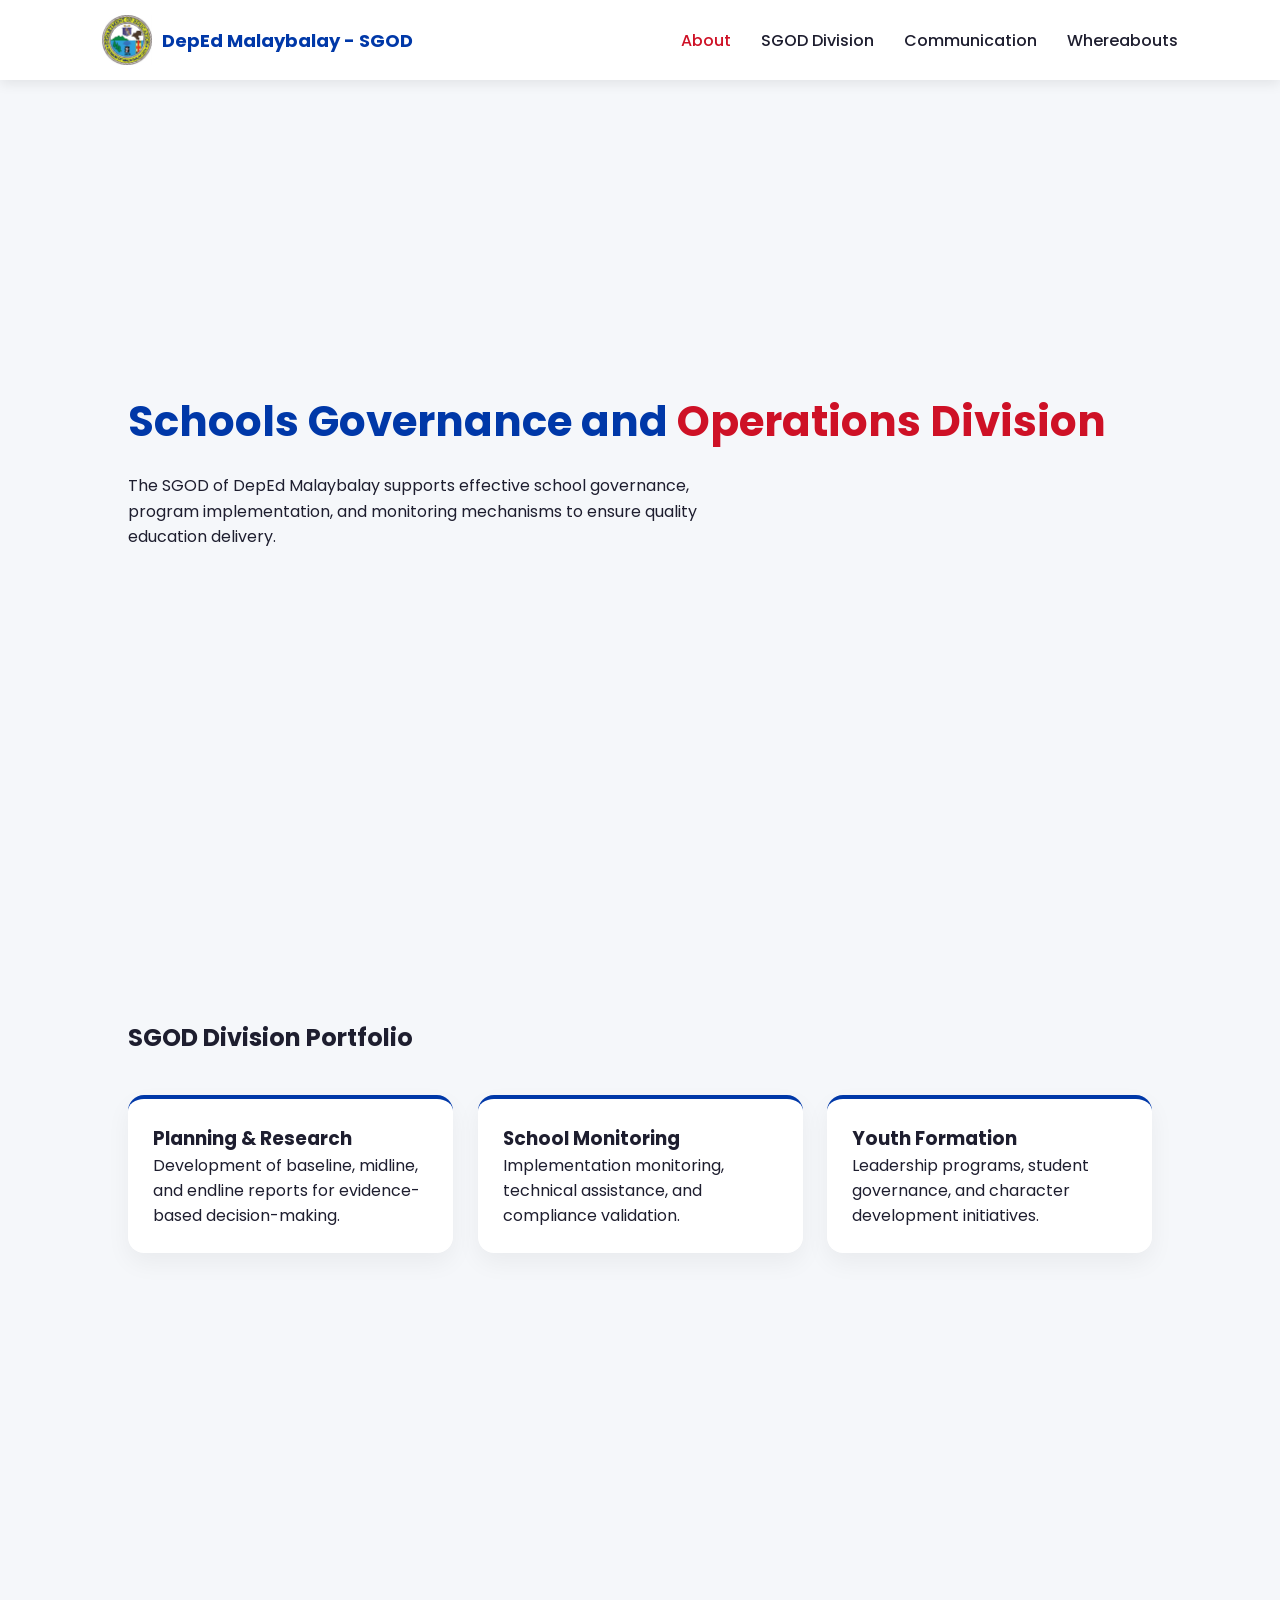
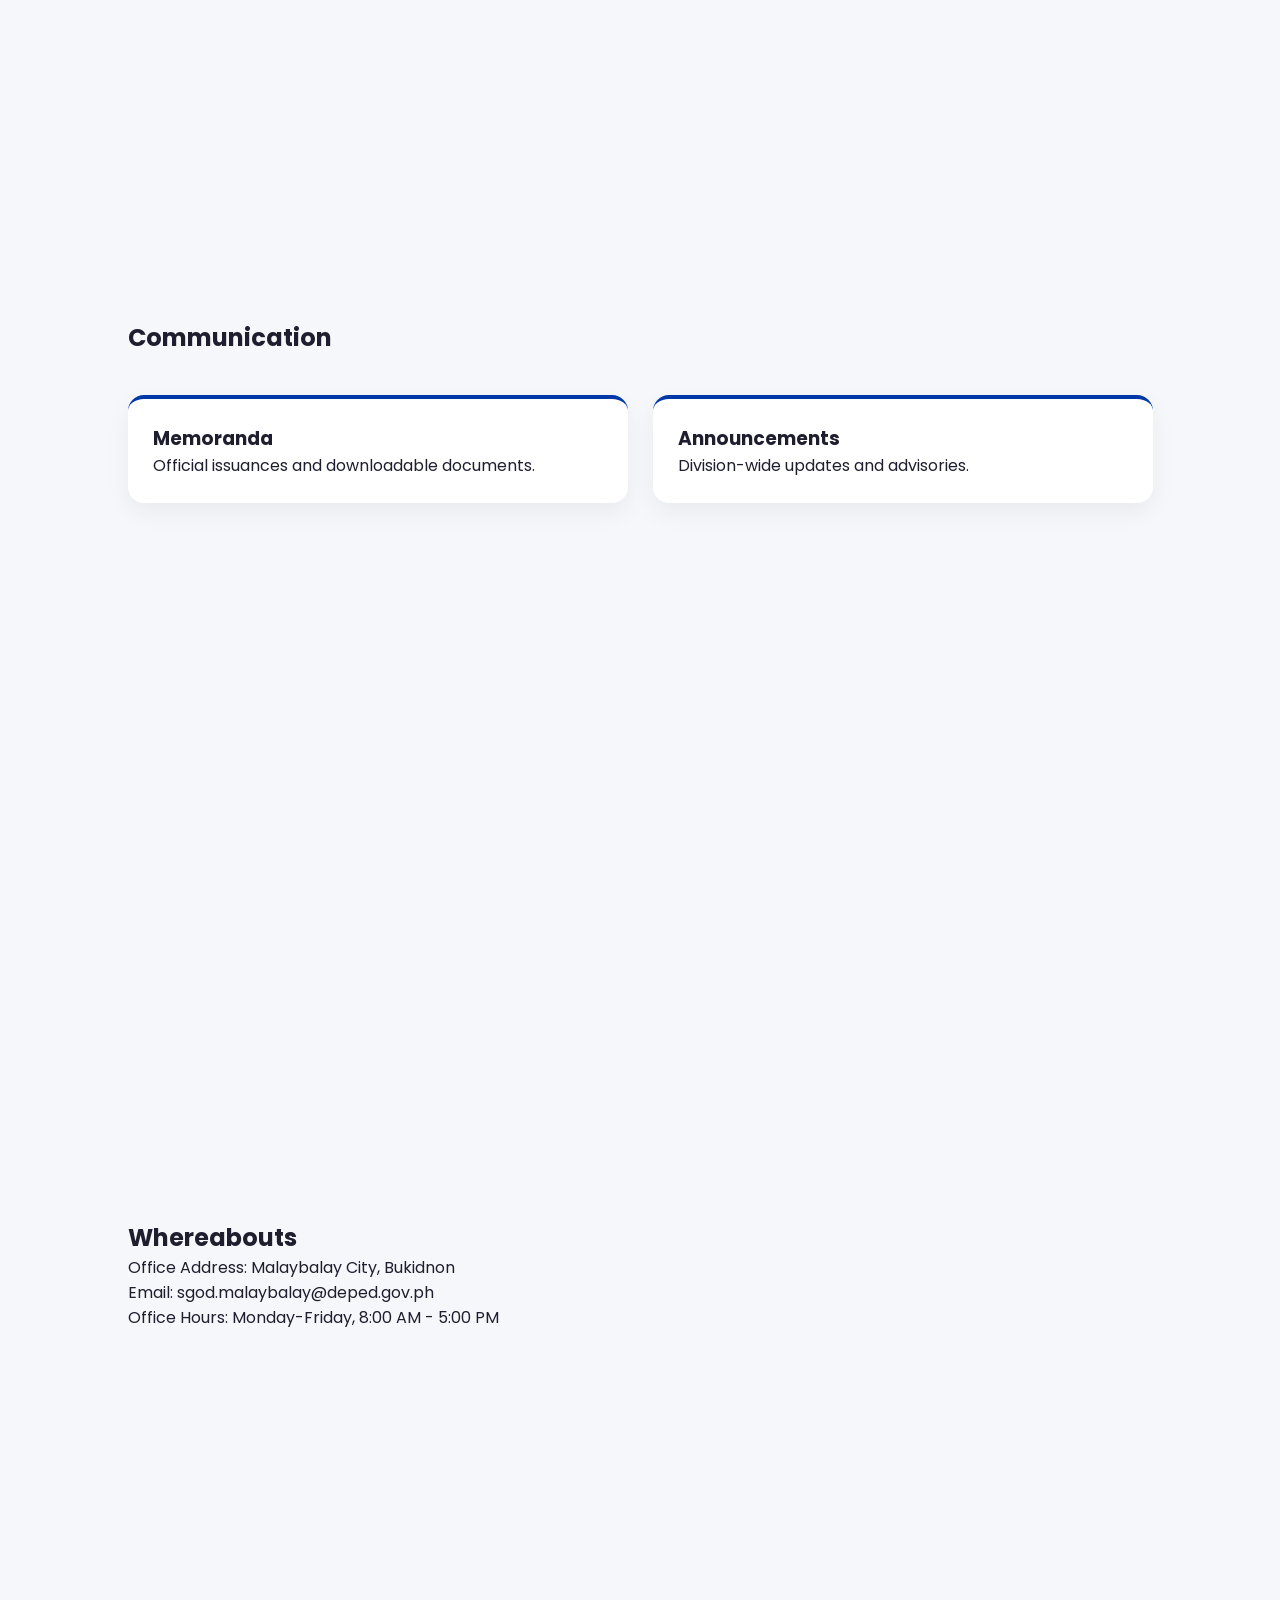
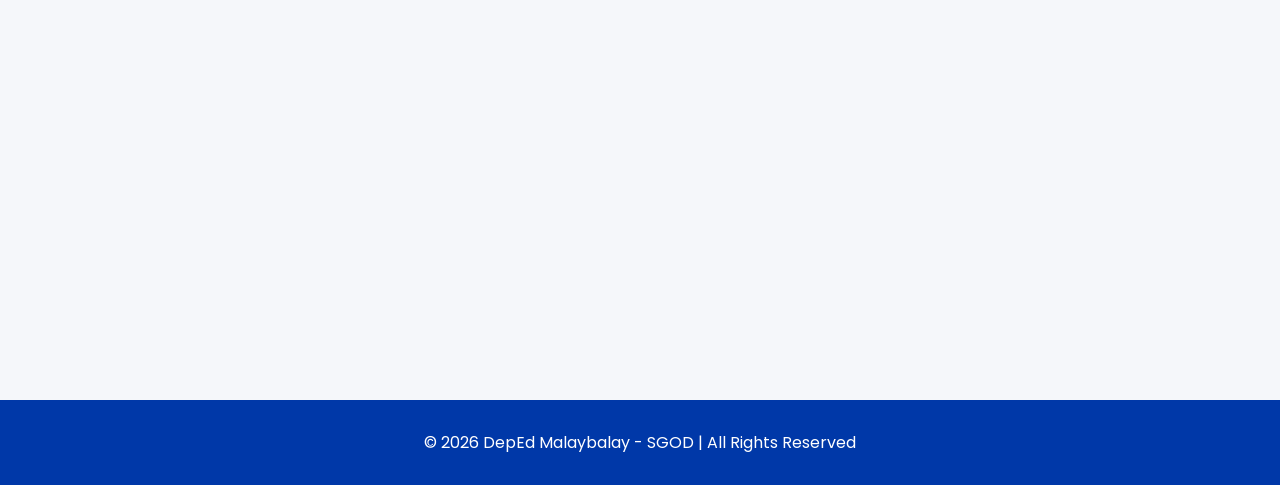
<file: index.html>
<!DOCTYPE html>
<html lang="en">
<head>
    <meta charset="UTF-8">
    <meta name="viewport" content="width=device-width, initial-scale=1.0">
    <title>DepEd Malaybalay - SGOD</title>
    <link href="https://fonts.googleapis.com/css2?family=Poppins:wght@300;400;600;700&display=swap" rel="stylesheet">
    <style>
        :root {
            --deped-blue: #0038A8;
            --deped-red: #CE1126;
            --light-gray: #f5f7fa;
            --dark: #1e1e2f;
        }

        * {
            margin: 0;
            padding: 0;
            box-sizing: border-box;
            scroll-behavior: smooth;
        }

        body {
            font-family: 'Poppins', sans-serif;
            background: var(--light-gray);
            color: var(--dark);
        }

        header {
            position: fixed;
            width: 100%;
            top: 0;
            background: white;
            box-shadow: 0 4px 12px rgba(0,0,0,0.08);
            z-index: 1000;
        }

        nav {
            display: flex;
            justify-content: space-between;
            align-items: center;
            padding: 15px 8%;
        }

        .logo-container {
            display: flex;
            align-items: center;
            gap: 10px;
        }

        .logo-container img {
            width: 50px;
            height: auto;
        }

        .logo-container span {
            font-weight: 700;
            font-size: 18px;
            color: var(--deped-blue);
        }

        .menu-toggle {
            display: none;
            border: 0;
            background: var(--deped-blue);
            color: white;
            padding: 8px 12px;
            border-radius: 8px;
            font-weight: 600;
            cursor: pointer;
        }

        nav ul {
            list-style: none;
            display: flex;
            gap: 30px;
        }

        nav ul li a {
            text-decoration: none;
            color: var(--dark);
            font-weight: 500;
            position: relative;
            transition: 0.3s ease;
        }

        nav ul li a::after {
            content: '';
            position: absolute;
            left: 0;
            bottom: -5px;
            width: 0;
            height: 2px;
            background: var(--deped-red);
            transition: 0.3s ease;
        }

        nav ul li a:hover::after {
            width: 100%;
        }

        section {
            min-height: 100vh;
            padding: 120px 10% 80px;
            opacity: 0;
            transform: translateY(40px);
            transition: 0.8s ease;
        }

        section.active {
            opacity: 1;
            transform: translateY(0);
        }

        .hero {
            display: flex;
            flex-direction: column;
            justify-content: center;
        }

        .hero h1 {
            font-size: 42px;
            color: var(--deped-blue);
        }

        .hero span {
            color: var(--deped-red);
        }

        .hero p {
            margin-top: 20px;
            max-width: 600px;
            line-height: 1.6;
        }

        .card-container {
            display: grid;
            grid-template-columns: repeat(auto-fit, minmax(250px, 1fr));
            gap: 25px;
            margin-top: 40px;
        }

        .card {
            background: white;
            padding: 25px;
            border-radius: 16px;
            box-shadow: 0 10px 25px rgba(0,0,0,0.05);
            transition: 0.4s ease;
            border-top: 4px solid var(--deped-blue);
        }

        .card:hover {
            transform: translateY(-8px);
            border-top: 4px solid var(--deped-red);
        }

        .card.in-view {
            animation: cardPop 0.5s ease both;
        }

        .top-btn {
            position: fixed;
            right: 18px;
            bottom: 18px;
            border: 0;
            width: 44px;
            height: 44px;
            border-radius: 50%;
            background: var(--deped-red);
            color: white;
            font-size: 18px;
            cursor: pointer;
            box-shadow: 0 8px 18px rgba(0,0,0,0.2);
            opacity: 0;
            visibility: hidden;
            transform: translateY(8px);
            transition: 0.3s ease;
        }

        .top-btn.show {
            opacity: 1;
            visibility: visible;
            transform: translateY(0);
        }

        footer {
            text-align: center;
            padding: 30px;
            background: var(--deped-blue);
            color: white;
        }

        @keyframes cardPop {
            from {
                opacity: 0.6;
                transform: translateY(12px) scale(0.98);
            }
            to {
                opacity: 1;
                transform: translateY(0) scale(1);
            }
        }

        @media(max-width: 1024px) {
            nav {
                padding: 12px 5%;
            }

            section {
                padding: 110px 7% 70px;
            }

            .hero h1 {
                font-size: 36px;
            }

            .card-container {
                gap: 18px;
            }
        }

        @media(max-width: 768px) {
            .menu-toggle {
                display: inline-flex;
                align-items: center;
                justify-content: center;
            }

            nav {
                position: relative;
            }

            nav ul {
                position: absolute;
                right: 5%;
                top: calc(100% + 8px);
                flex-direction: column;
                gap: 10px;
                background: white;
                padding: 14px;
                border-radius: 12px;
                box-shadow: 0 10px 24px rgba(0,0,0,0.12);
                min-width: 220px;
                opacity: 0;
                pointer-events: none;
                transform: translateY(-8px);
                transition: 0.25s ease;
            }

            nav ul.open {
                opacity: 1;
                pointer-events: auto;
                transform: translateY(0);
            }

            .hero h1 {
                font-size: 30px;
            }

            .logo-container span {
                font-size: 15px;
            }

            section {
                min-height: auto;
                padding: 100px 6% 60px;
            }

            .card {
                padding: 20px;
            }
        }

        @media(max-width: 480px) {
            .logo-container img {
                width: 40px;
            }

            .logo-container span {
                font-size: 14px;
            }

            .hero h1 {
                font-size: 26px;
            }

            .hero p {
                font-size: 14px;
            }
        }
    </style>
</head>
<body>

<header>
    <nav>
        <div class="logo-container">
            <img src="newLogoDepedMC.jpg" alt="DepEd Malaybalay logo">
            <span>DepEd Malaybalay - SGOD</span>
        </div>
        <button class="menu-toggle" aria-label="Toggle navigation menu" aria-expanded="false">Menu</button>
        <ul id="main-nav">
            <li><a href="#about">About</a></li>
            <li><a href="#division">SGOD Division</a></li>
            <li><a href="#communication">Communication</a></li>
            <li><a href="#whereabouts">Whereabouts</a></li>
        </ul>
    </nav>
</header>

<section id="about" class="hero">
    <h1>Schools Governance and <span>Operations Division</span></h1>
    <p>
        The SGOD of DepEd Malaybalay supports effective school governance, program implementation, and monitoring mechanisms to ensure quality education delivery.
    </p>
</section>

<section id="division">
    <h2>SGOD Division Portfolio</h2>
    <div class="card-container">
        <div class="card">
            <h3>Planning & Research</h3>
            <p>Development of baseline, midline, and endline reports for evidence-based decision-making.</p>
        </div>
        <div class="card">
            <h3>School Monitoring</h3>
            <p>Implementation monitoring, technical assistance, and compliance validation.</p>
        </div>
        <div class="card">
            <h3>Youth Formation</h3>
            <p>Leadership programs, student governance, and character development initiatives.</p>
        </div>
    </div>
</section>

<section id="communication">
    <h2>Communication</h2>
    <div class="card-container">
        <div class="card">
            <h3>Memoranda</h3>
            <p>Official issuances and downloadable documents.</p>
        </div>
        <div class="card">
            <h3>Announcements</h3>
            <p>Division-wide updates and advisories.</p>
        </div>
    </div>
</section>

<section id="whereabouts">
    <h2>Whereabouts</h2>
    <p>Office Address: Malaybalay City, Bukidnon<br>
    Email: sgod.malaybalay@deped.gov.ph<br>
    Office Hours: Monday-Friday, 8:00 AM - 5:00 PM</p>
</section>

<footer>
    &copy; 2026 DepEd Malaybalay - SGOD | All Rights Reserved
</footer>

<button class="top-btn" id="topBtn" aria-label="Scroll to top">?</button>

<script>
    const sections = document.querySelectorAll("section");
    const cards = document.querySelectorAll(".card");
    const navLinks = document.querySelectorAll("#main-nav a");
    const menuToggle = document.querySelector(".menu-toggle");
    const mainNav = document.getElementById("main-nav");
    const topBtn = document.getElementById("topBtn");

    const sectionObserver = new IntersectionObserver((entries) => {
        entries.forEach((entry) => {
            if (!entry.isIntersecting) return;
            entry.target.classList.add("active");
            const id = entry.target.getAttribute("id");
            navLinks.forEach((link) => {
                link.style.color = link.getAttribute("href") === `#${id}` ? "var(--deped-red)" : "var(--dark)";
            });
        });
    }, { threshold: 0.3 });

    sections.forEach((section) => sectionObserver.observe(section));

    const cardObserver = new IntersectionObserver((entries) => {
        entries.forEach((entry) => {
            if (entry.isIntersecting) entry.target.classList.add("in-view");
        });
    }, { threshold: 0.2 });

    cards.forEach((card) => cardObserver.observe(card));

    menuToggle.addEventListener("click", () => {
        const isOpen = mainNav.classList.toggle("open");
        menuToggle.setAttribute("aria-expanded", String(isOpen));
    });

    navLinks.forEach((link) => link.addEventListener("click", () => {
        mainNav.classList.remove("open");
        menuToggle.setAttribute("aria-expanded", "false");
    }));

    window.addEventListener("scroll", () => {
        topBtn.classList.toggle("show", window.scrollY > 320);
    }, { passive: true });

    topBtn.addEventListener("click", () => window.scrollTo({ top: 0, behavior: "smooth" }));
</script>

</body>
</html>
</file>
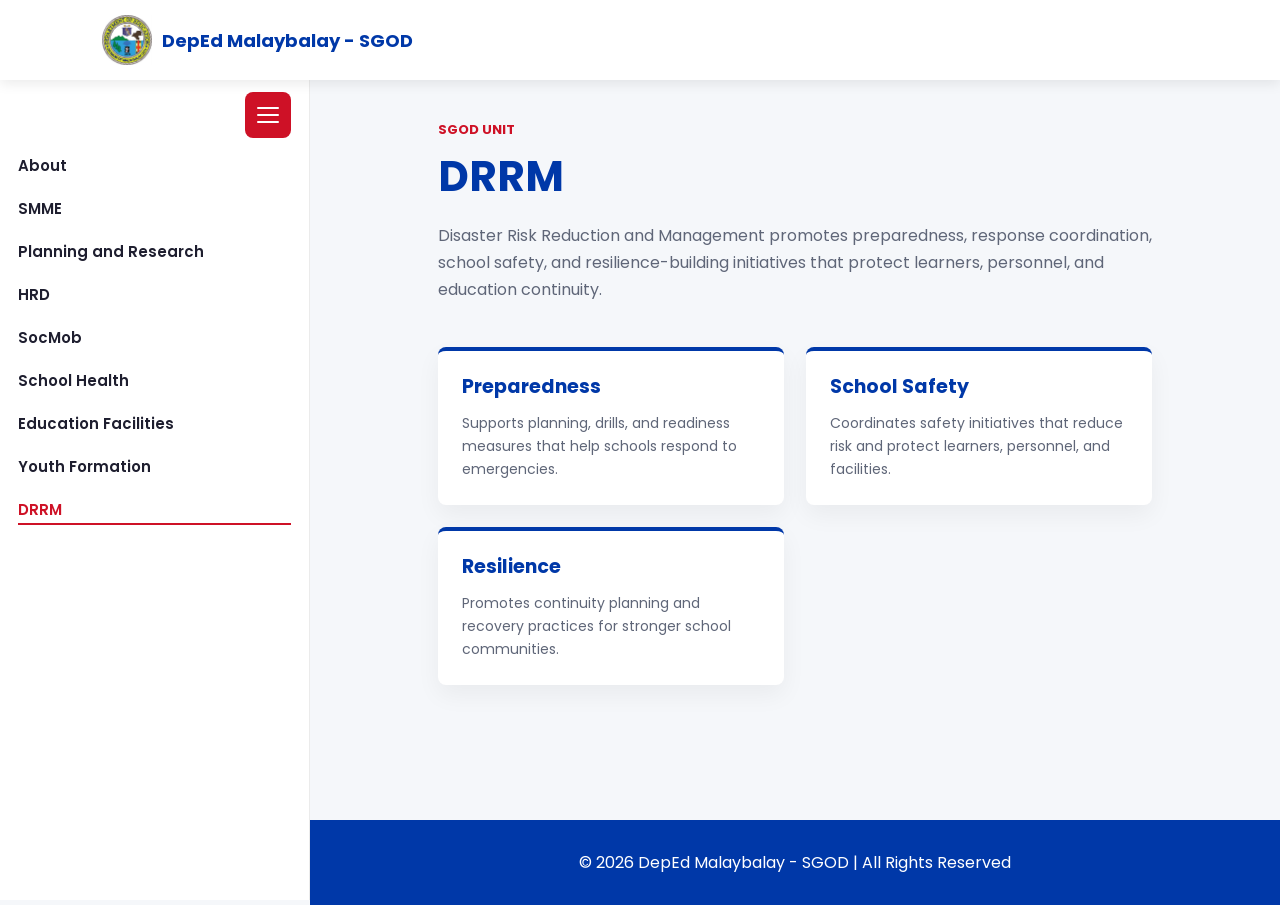
<file: drrm.html>
<!DOCTYPE html>
<html lang="en">
<head>
    <meta charset="UTF-8">
    <meta name="viewport" content="width=device-width, initial-scale=1.0">
    <title>DRRM | DepEd Malaybalay - SGOD</title>
    <link rel="preconnect" href="https://fonts.googleapis.com">
    <link rel="preconnect" href="https://fonts.gstatic.com" crossorigin>
    <link href="https://fonts.googleapis.com/css2?family=Poppins:wght@300;400;600;700&display=swap" rel="stylesheet">
    <link rel="stylesheet" href="style.css">
</head>
<body class="sidebar-open">

<header>
    <div class="header-inner">
        <a class="logo-container" href="index.html" aria-label="DepEd Malaybalay SGOD home">
            <img src="newLogoDepedMC.jpg" alt="DepEd Malaybalay logo">
            <span>DepEd Malaybalay - SGOD</span>
        </a>
    </div>
</header>

<aside class="sidebar open" id="sidebar-nav" aria-label="Main navigation">
    <div class="sidebar-tools">
        <button class="menu-toggle" aria-label="Toggle navigation menu" aria-controls="sidebar-nav" aria-expanded="true">
            <span></span>
            <span></span>
            <span></span>
        </button>
    </div>
    <ul id="main-nav">
        <li><a href="index.html">About</a></li>
        <li><a href="smme.html">SMME</a></li>
        <li><a href="planning-research.html">Planning and Research</a></li>
        <li><a href="hrd.html">HRD</a></li>
        <li><a href="socmob.html">SocMob</a></li>
        <li><a href="school-health.html">School Health</a></li>
        <li><a href="education-facilities.html">Education Facilities</a></li>
        <li><a href="youth-formation.html">Youth Formation</a></li>
        <li><a href="drrm.html">DRRM</a></li>
    </ul>
</aside>

<main class="page-shell">
    <section class="page-section">
        <p class="eyebrow">SGOD Unit</p>
        <h1>DRRM</h1>
        <p>
            Disaster Risk Reduction and Management promotes preparedness, response coordination, school safety,
            and resilience-building initiatives that protect learners, personnel, and education continuity.
        </p>
    </section>

    <section class="content-grid" aria-label="DRRM focus areas">
        <article class="card">
            <h2>Preparedness</h2>
            <p>Supports planning, drills, and readiness measures that help schools respond to emergencies.</p>
        </article>
        <article class="card">
            <h2>School Safety</h2>
            <p>Coordinates safety initiatives that reduce risk and protect learners, personnel, and facilities.</p>
        </article>
        <article class="card">
            <h2>Resilience</h2>
            <p>Promotes continuity planning and recovery practices for stronger school communities.</p>
        </article>
    </section>
</main>

<footer>
    &copy; 2026 DepEd Malaybalay - SGOD | All Rights Reserved
</footer>

<button class="top-btn" id="topBtn" aria-label="Scroll to top">Top</button>
<script src="script.js"></script>

</body>
</html>
</file>
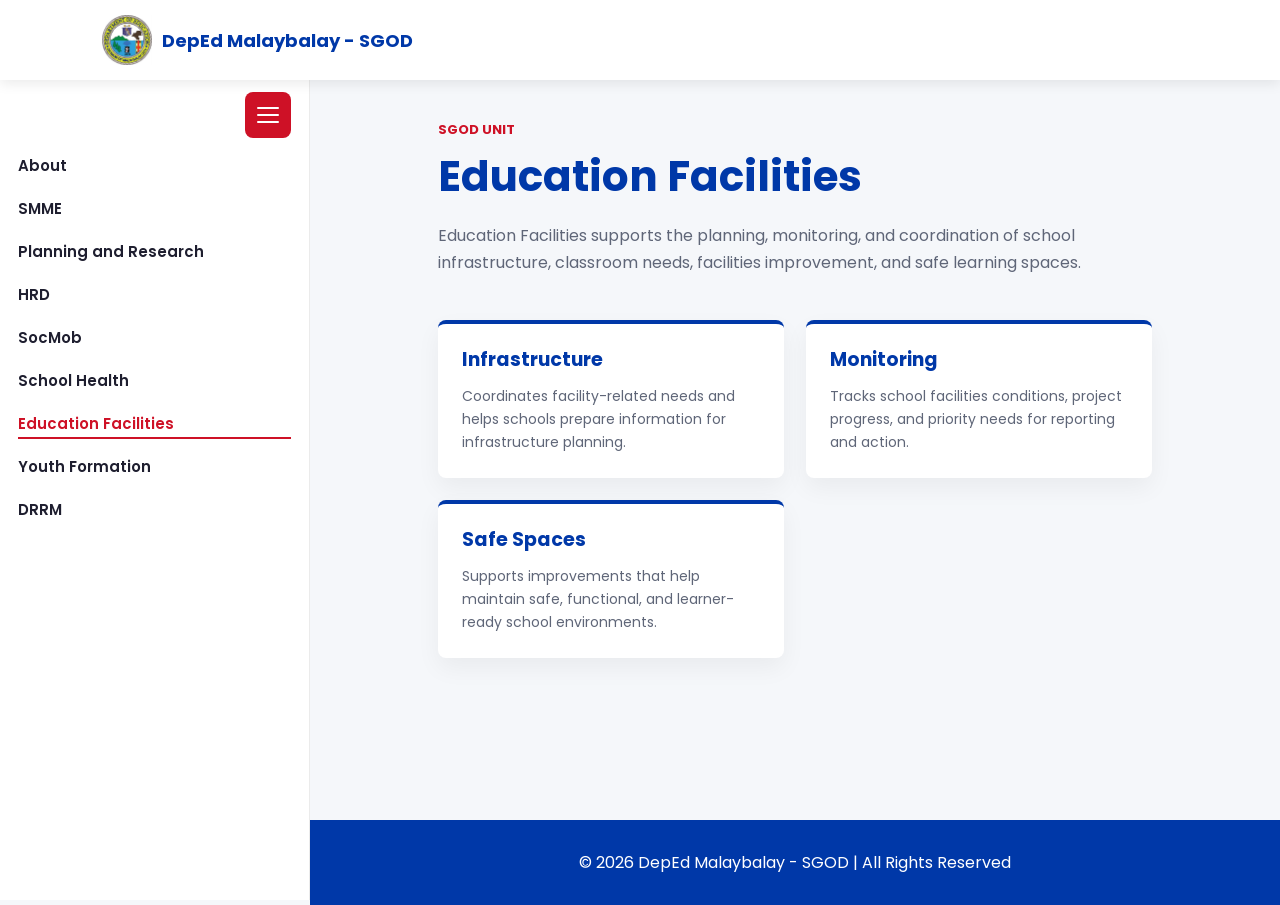
<file: education-facilities.html>
<!DOCTYPE html>
<html lang="en">
<head>
    <meta charset="UTF-8">
    <meta name="viewport" content="width=device-width, initial-scale=1.0">
    <title>Education Facilities | DepEd Malaybalay - SGOD</title>
    <link rel="preconnect" href="https://fonts.googleapis.com">
    <link rel="preconnect" href="https://fonts.gstatic.com" crossorigin>
    <link href="https://fonts.googleapis.com/css2?family=Poppins:wght@300;400;600;700&display=swap" rel="stylesheet">
    <link rel="stylesheet" href="style.css">
</head>
<body class="sidebar-open">

<header>
    <div class="header-inner">
        <a class="logo-container" href="index.html" aria-label="DepEd Malaybalay SGOD home">
            <img src="newLogoDepedMC.jpg" alt="DepEd Malaybalay logo">
            <span>DepEd Malaybalay - SGOD</span>
        </a>
    </div>
</header>

<aside class="sidebar open" id="sidebar-nav" aria-label="Main navigation">
    <div class="sidebar-tools">
        <button class="menu-toggle" aria-label="Toggle navigation menu" aria-controls="sidebar-nav" aria-expanded="true">
            <span></span>
            <span></span>
            <span></span>
        </button>
    </div>
    <ul id="main-nav">
        <li><a href="index.html">About</a></li>
        <li><a href="smme.html">SMME</a></li>
        <li><a href="planning-research.html">Planning and Research</a></li>
        <li><a href="hrd.html">HRD</a></li>
        <li><a href="socmob.html">SocMob</a></li>
        <li><a href="school-health.html">School Health</a></li>
        <li><a href="education-facilities.html">Education Facilities</a></li>
        <li><a href="youth-formation.html">Youth Formation</a></li>
        <li><a href="drrm.html">DRRM</a></li>
    </ul>
</aside>

<main class="page-shell">
    <section class="page-section">
        <p class="eyebrow">SGOD Unit</p>
        <h1>Education Facilities</h1>
        <p>
            Education Facilities supports the planning, monitoring, and coordination of school infrastructure,
            classroom needs, facilities improvement, and safe learning spaces.
        </p>
    </section>

    <section class="content-grid" aria-label="Education Facilities focus areas">
        <article class="card">
            <h2>Infrastructure</h2>
            <p>Coordinates facility-related needs and helps schools prepare information for infrastructure planning.</p>
        </article>
        <article class="card">
            <h2>Monitoring</h2>
            <p>Tracks school facilities conditions, project progress, and priority needs for reporting and action.</p>
        </article>
        <article class="card">
            <h2>Safe Spaces</h2>
            <p>Supports improvements that help maintain safe, functional, and learner-ready school environments.</p>
        </article>
    </section>
</main>

<footer>
    &copy; 2026 DepEd Malaybalay - SGOD | All Rights Reserved
</footer>

<button class="top-btn" id="topBtn" aria-label="Scroll to top">Top</button>
<script src="script.js"></script>

</body>
</html>
</file>
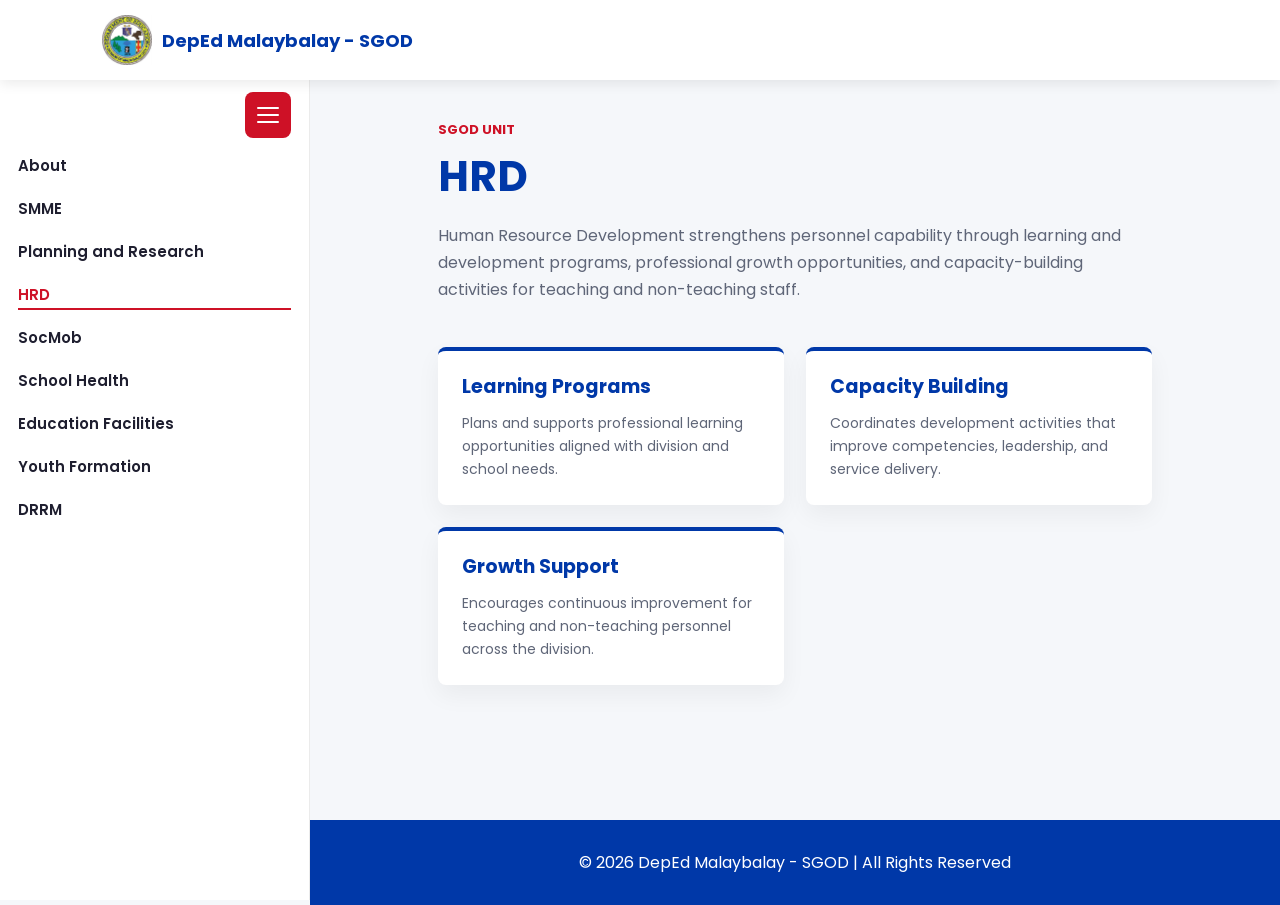
<file: hrd.html>
<!DOCTYPE html>
<html lang="en">
<head>
    <meta charset="UTF-8">
    <meta name="viewport" content="width=device-width, initial-scale=1.0">
    <title>HRD | DepEd Malaybalay - SGOD</title>
    <link rel="preconnect" href="https://fonts.googleapis.com">
    <link rel="preconnect" href="https://fonts.gstatic.com" crossorigin>
    <link href="https://fonts.googleapis.com/css2?family=Poppins:wght@300;400;600;700&display=swap" rel="stylesheet">
    <link rel="stylesheet" href="style.css">
</head>
<body class="sidebar-open">

<header>
    <div class="header-inner">
        <a class="logo-container" href="index.html" aria-label="DepEd Malaybalay SGOD home">
            <img src="newLogoDepedMC.jpg" alt="DepEd Malaybalay logo">
            <span>DepEd Malaybalay - SGOD</span>
        </a>
    </div>
</header>

<aside class="sidebar open" id="sidebar-nav" aria-label="Main navigation">
    <div class="sidebar-tools">
        <button class="menu-toggle" aria-label="Toggle navigation menu" aria-controls="sidebar-nav" aria-expanded="true">
            <span></span>
            <span></span>
            <span></span>
        </button>
    </div>
    <ul id="main-nav">
        <li><a href="index.html">About</a></li>
        <li><a href="smme.html">SMME</a></li>
        <li><a href="planning-research.html">Planning and Research</a></li>
        <li><a href="hrd.html">HRD</a></li>
        <li><a href="socmob.html">SocMob</a></li>
        <li><a href="school-health.html">School Health</a></li>
        <li><a href="education-facilities.html">Education Facilities</a></li>
        <li><a href="youth-formation.html">Youth Formation</a></li>
        <li><a href="drrm.html">DRRM</a></li>
    </ul>
</aside>

<main class="page-shell">
    <section class="page-section">
        <p class="eyebrow">SGOD Unit</p>
        <h1>HRD</h1>
        <p>
            Human Resource Development strengthens personnel capability through learning and development
            programs, professional growth opportunities, and capacity-building activities for teaching and
            non-teaching staff.
        </p>
    </section>

    <section class="content-grid" aria-label="HRD focus areas">
        <article class="card">
            <h2>Learning Programs</h2>
            <p>Plans and supports professional learning opportunities aligned with division and school needs.</p>
        </article>
        <article class="card">
            <h2>Capacity Building</h2>
            <p>Coordinates development activities that improve competencies, leadership, and service delivery.</p>
        </article>
        <article class="card">
            <h2>Growth Support</h2>
            <p>Encourages continuous improvement for teaching and non-teaching personnel across the division.</p>
        </article>
    </section>
</main>

<footer>
    &copy; 2026 DepEd Malaybalay - SGOD | All Rights Reserved
</footer>

<button class="top-btn" id="topBtn" aria-label="Scroll to top">Top</button>
<script src="script.js"></script>

</body>
</html>
</file>
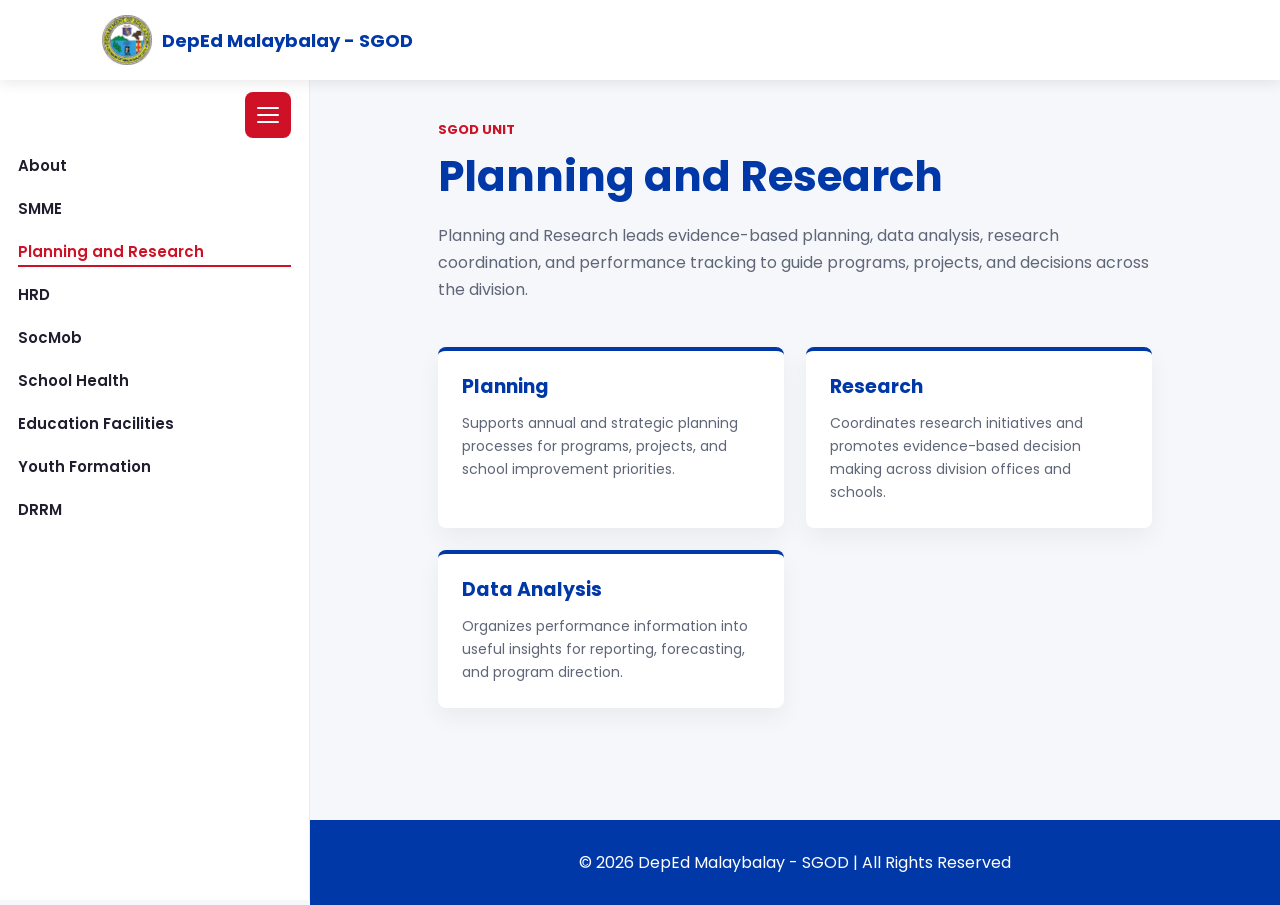
<file: planning-research.html>
<!DOCTYPE html>
<html lang="en">
<head>
    <meta charset="UTF-8">
    <meta name="viewport" content="width=device-width, initial-scale=1.0">
    <title>Planning and Research | DepEd Malaybalay - SGOD</title>
    <link rel="preconnect" href="https://fonts.googleapis.com">
    <link rel="preconnect" href="https://fonts.gstatic.com" crossorigin>
    <link href="https://fonts.googleapis.com/css2?family=Poppins:wght@300;400;600;700&display=swap" rel="stylesheet">
    <link rel="stylesheet" href="style.css">
</head>
<body class="sidebar-open">

<header>
    <div class="header-inner">
        <a class="logo-container" href="index.html" aria-label="DepEd Malaybalay SGOD home">
            <img src="newLogoDepedMC.jpg" alt="DepEd Malaybalay logo">
            <span>DepEd Malaybalay - SGOD</span>
        </a>
    </div>
</header>

<aside class="sidebar open" id="sidebar-nav" aria-label="Main navigation">
    <div class="sidebar-tools">
        <button class="menu-toggle" aria-label="Toggle navigation menu" aria-controls="sidebar-nav" aria-expanded="true">
            <span></span>
            <span></span>
            <span></span>
        </button>
    </div>
    <ul id="main-nav">
        <li><a href="index.html">About</a></li>
        <li><a href="smme.html">SMME</a></li>
        <li><a href="planning-research.html">Planning and Research</a></li>
        <li><a href="hrd.html">HRD</a></li>
        <li><a href="socmob.html">SocMob</a></li>
        <li><a href="school-health.html">School Health</a></li>
        <li><a href="education-facilities.html">Education Facilities</a></li>
        <li><a href="youth-formation.html">Youth Formation</a></li>
        <li><a href="drrm.html">DRRM</a></li>
    </ul>
</aside>

<main class="page-shell">
    <section class="page-section">
        <p class="eyebrow">SGOD Unit</p>
        <h1>Planning and Research</h1>
        <p>
            Planning and Research leads evidence-based planning, data analysis, research coordination,
            and performance tracking to guide programs, projects, and decisions across the division.
        </p>
    </section>

    <section class="content-grid" aria-label="Planning and Research focus areas">
        <article class="card">
            <h2>Planning</h2>
            <p>Supports annual and strategic planning processes for programs, projects, and school improvement priorities.</p>
        </article>
        <article class="card">
            <h2>Research</h2>
            <p>Coordinates research initiatives and promotes evidence-based decision making across division offices and schools.</p>
        </article>
        <article class="card">
            <h2>Data Analysis</h2>
            <p>Organizes performance information into useful insights for reporting, forecasting, and program direction.</p>
        </article>
    </section>
</main>

<footer>
    &copy; 2026 DepEd Malaybalay - SGOD | All Rights Reserved
</footer>

<button class="top-btn" id="topBtn" aria-label="Scroll to top">Top</button>
<script src="script.js"></script>

</body>
</html>
</file>
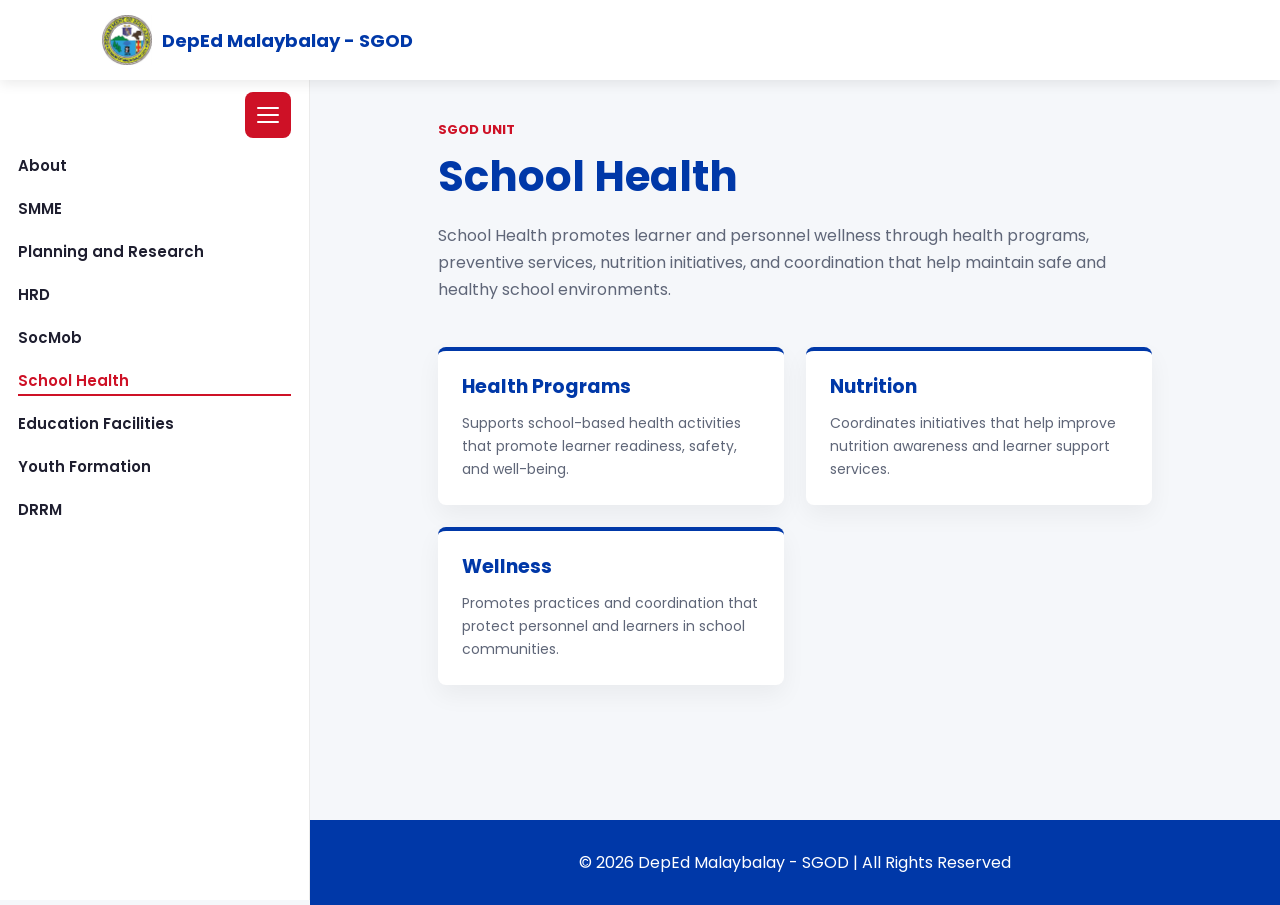
<file: school-health.html>
<!DOCTYPE html>
<html lang="en">
<head>
    <meta charset="UTF-8">
    <meta name="viewport" content="width=device-width, initial-scale=1.0">
    <title>School Health | DepEd Malaybalay - SGOD</title>
    <link rel="preconnect" href="https://fonts.googleapis.com">
    <link rel="preconnect" href="https://fonts.gstatic.com" crossorigin>
    <link href="https://fonts.googleapis.com/css2?family=Poppins:wght@300;400;600;700&display=swap" rel="stylesheet">
    <link rel="stylesheet" href="style.css">
</head>
<body class="sidebar-open">

<header>
    <div class="header-inner">
        <a class="logo-container" href="index.html" aria-label="DepEd Malaybalay SGOD home">
            <img src="newLogoDepedMC.jpg" alt="DepEd Malaybalay logo">
            <span>DepEd Malaybalay - SGOD</span>
        </a>
    </div>
</header>

<aside class="sidebar open" id="sidebar-nav" aria-label="Main navigation">
    <div class="sidebar-tools">
        <button class="menu-toggle" aria-label="Toggle navigation menu" aria-controls="sidebar-nav" aria-expanded="true">
            <span></span>
            <span></span>
            <span></span>
        </button>
    </div>
    <ul id="main-nav">
        <li><a href="index.html">About</a></li>
        <li><a href="smme.html">SMME</a></li>
        <li><a href="planning-research.html">Planning and Research</a></li>
        <li><a href="hrd.html">HRD</a></li>
        <li><a href="socmob.html">SocMob</a></li>
        <li><a href="school-health.html">School Health</a></li>
        <li><a href="education-facilities.html">Education Facilities</a></li>
        <li><a href="youth-formation.html">Youth Formation</a></li>
        <li><a href="drrm.html">DRRM</a></li>
    </ul>
</aside>

<main class="page-shell">
    <section class="page-section">
        <p class="eyebrow">SGOD Unit</p>
        <h1>School Health</h1>
        <p>
            School Health promotes learner and personnel wellness through health programs, preventive services,
            nutrition initiatives, and coordination that help maintain safe and healthy school environments.
        </p>
    </section>

    <section class="content-grid" aria-label="School Health focus areas">
        <article class="card">
            <h2>Health Programs</h2>
            <p>Supports school-based health activities that promote learner readiness, safety, and well-being.</p>
        </article>
        <article class="card">
            <h2>Nutrition</h2>
            <p>Coordinates initiatives that help improve nutrition awareness and learner support services.</p>
        </article>
        <article class="card">
            <h2>Wellness</h2>
            <p>Promotes practices and coordination that protect personnel and learners in school communities.</p>
        </article>
    </section>
</main>

<footer>
    &copy; 2026 DepEd Malaybalay - SGOD | All Rights Reserved
</footer>

<button class="top-btn" id="topBtn" aria-label="Scroll to top">Top</button>
<script src="script.js"></script>

</body>
</html>
</file>
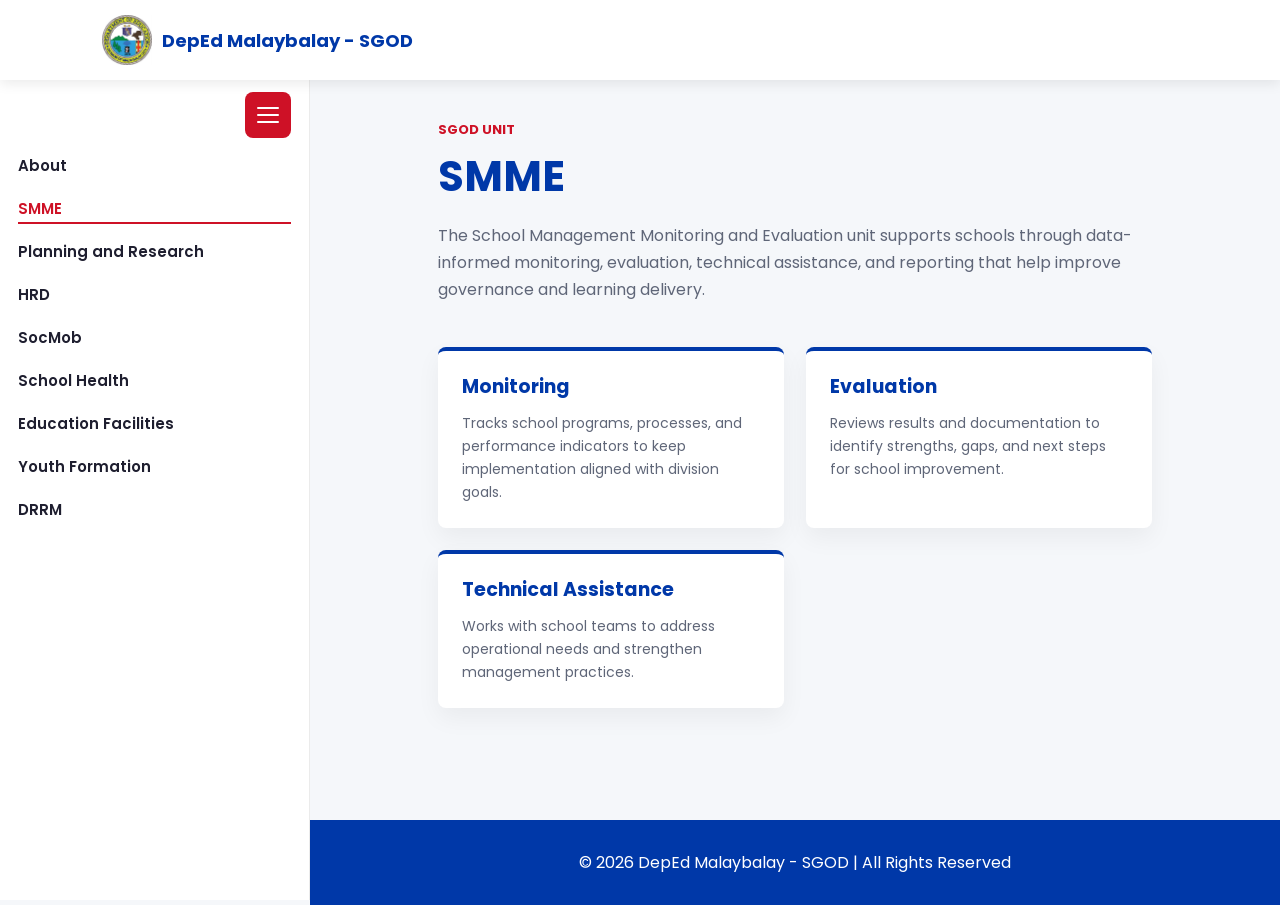
<file: smme.html>
<!DOCTYPE html>
<html lang="en">
<head>
    <meta charset="UTF-8">
    <meta name="viewport" content="width=device-width, initial-scale=1.0">
    <title>SMME | DepEd Malaybalay - SGOD</title>
    <link rel="preconnect" href="https://fonts.googleapis.com">
    <link rel="preconnect" href="https://fonts.gstatic.com" crossorigin>
    <link href="https://fonts.googleapis.com/css2?family=Poppins:wght@300;400;600;700&display=swap" rel="stylesheet">
    <link rel="stylesheet" href="style.css">
</head>
<body class="sidebar-open">

<header>
    <div class="header-inner">
        <a class="logo-container" href="index.html" aria-label="DepEd Malaybalay SGOD home">
            <img src="newLogoDepedMC.jpg" alt="DepEd Malaybalay logo">
            <span>DepEd Malaybalay - SGOD</span>
        </a>
    </div>
</header>

<aside class="sidebar open" id="sidebar-nav" aria-label="Main navigation">
    <div class="sidebar-tools">
        <button class="menu-toggle" aria-label="Toggle navigation menu" aria-controls="sidebar-nav" aria-expanded="true">
            <span></span>
            <span></span>
            <span></span>
        </button>
    </div>
    <ul id="main-nav">
        <li><a href="index.html">About</a></li>
        <li><a href="smme.html">SMME</a></li>
        <li><a href="planning-research.html">Planning and Research</a></li>
        <li><a href="hrd.html">HRD</a></li>
        <li><a href="socmob.html">SocMob</a></li>
        <li><a href="school-health.html">School Health</a></li>
        <li><a href="education-facilities.html">Education Facilities</a></li>
        <li><a href="youth-formation.html">Youth Formation</a></li>
        <li><a href="drrm.html">DRRM</a></li>
    </ul>
</aside>

<main class="page-shell">
    <section class="page-section">
        <p class="eyebrow">SGOD Unit</p>
        <h1>SMME</h1>
        <p>
            The School Management Monitoring and Evaluation unit supports schools through data-informed
            monitoring, evaluation, technical assistance, and reporting that help improve governance and
            learning delivery.
        </p>
    </section>

    <section class="content-grid" aria-label="SMME focus areas">
        <article class="card">
            <h2>Monitoring</h2>
            <p>Tracks school programs, processes, and performance indicators to keep implementation aligned with division goals.</p>
        </article>
        <article class="card">
            <h2>Evaluation</h2>
            <p>Reviews results and documentation to identify strengths, gaps, and next steps for school improvement.</p>
        </article>
        <article class="card">
            <h2>Technical Assistance</h2>
            <p>Works with school teams to address operational needs and strengthen management practices.</p>
        </article>
    </section>
</main>

<footer>
    &copy; 2026 DepEd Malaybalay - SGOD | All Rights Reserved
</footer>

<button class="top-btn" id="topBtn" aria-label="Scroll to top">Top</button>
<script src="script.js"></script>

</body>
</html>
</file>
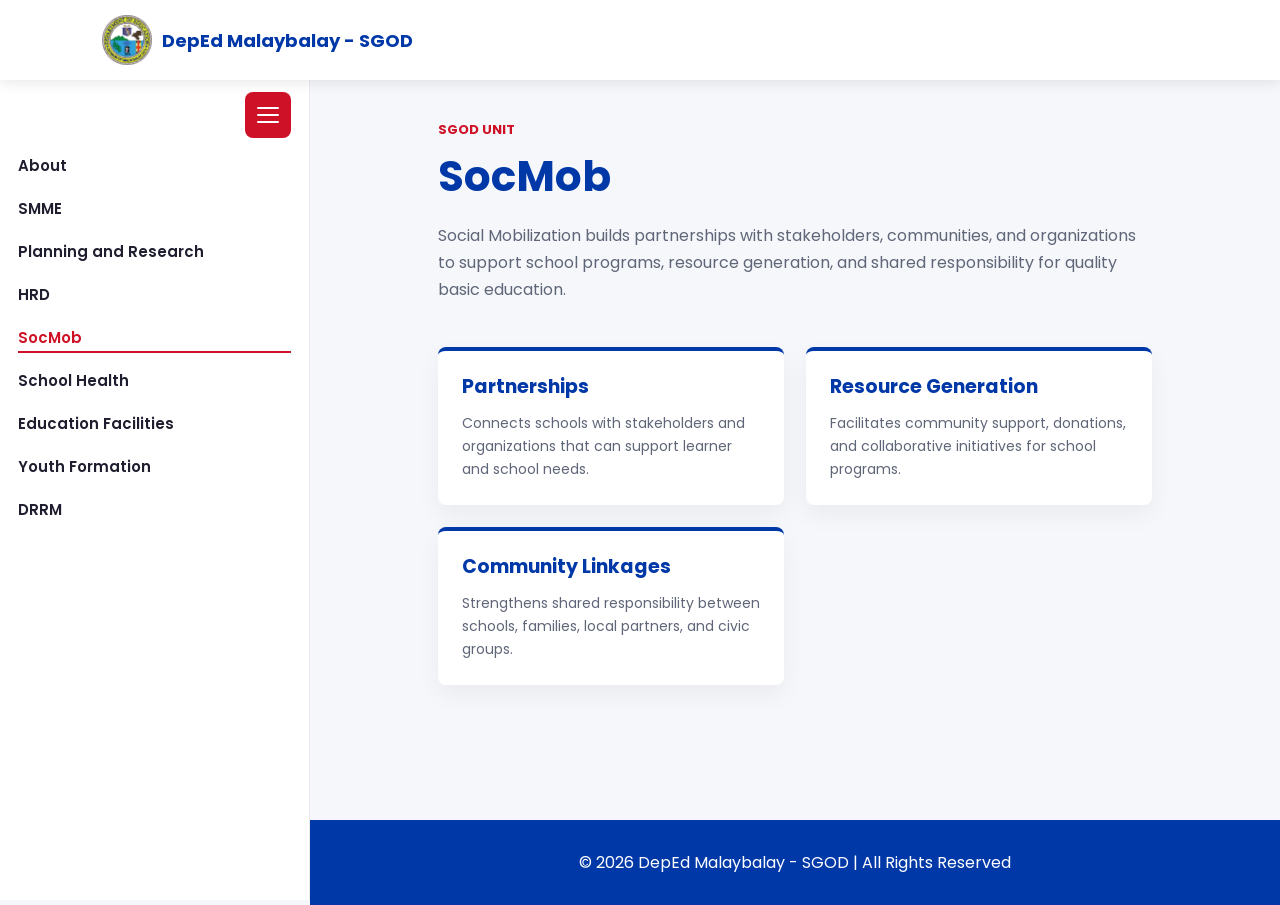
<file: socmob.html>
<!DOCTYPE html>
<html lang="en">
<head>
    <meta charset="UTF-8">
    <meta name="viewport" content="width=device-width, initial-scale=1.0">
    <title>SocMob | DepEd Malaybalay - SGOD</title>
    <link rel="preconnect" href="https://fonts.googleapis.com">
    <link rel="preconnect" href="https://fonts.gstatic.com" crossorigin>
    <link href="https://fonts.googleapis.com/css2?family=Poppins:wght@300;400;600;700&display=swap" rel="stylesheet">
    <link rel="stylesheet" href="style.css">
</head>
<body class="sidebar-open">

<header>
    <div class="header-inner">
        <a class="logo-container" href="index.html" aria-label="DepEd Malaybalay SGOD home">
            <img src="newLogoDepedMC.jpg" alt="DepEd Malaybalay logo">
            <span>DepEd Malaybalay - SGOD</span>
        </a>
    </div>
</header>

<aside class="sidebar open" id="sidebar-nav" aria-label="Main navigation">
    <div class="sidebar-tools">
        <button class="menu-toggle" aria-label="Toggle navigation menu" aria-controls="sidebar-nav" aria-expanded="true">
            <span></span>
            <span></span>
            <span></span>
        </button>
    </div>
    <ul id="main-nav">
        <li><a href="index.html">About</a></li>
        <li><a href="smme.html">SMME</a></li>
        <li><a href="planning-research.html">Planning and Research</a></li>
        <li><a href="hrd.html">HRD</a></li>
        <li><a href="socmob.html">SocMob</a></li>
        <li><a href="school-health.html">School Health</a></li>
        <li><a href="education-facilities.html">Education Facilities</a></li>
        <li><a href="youth-formation.html">Youth Formation</a></li>
        <li><a href="drrm.html">DRRM</a></li>
    </ul>
</aside>

<main class="page-shell">
    <section class="page-section">
        <p class="eyebrow">SGOD Unit</p>
        <h1>SocMob</h1>
        <p>
            Social Mobilization builds partnerships with stakeholders, communities, and organizations to
            support school programs, resource generation, and shared responsibility for quality basic education.
        </p>
    </section>

    <section class="content-grid" aria-label="SocMob focus areas">
        <article class="card">
            <h2>Partnerships</h2>
            <p>Connects schools with stakeholders and organizations that can support learner and school needs.</p>
        </article>
        <article class="card">
            <h2>Resource Generation</h2>
            <p>Facilitates community support, donations, and collaborative initiatives for school programs.</p>
        </article>
        <article class="card">
            <h2>Community Linkages</h2>
            <p>Strengthens shared responsibility between schools, families, local partners, and civic groups.</p>
        </article>
    </section>
</main>

<footer>
    &copy; 2026 DepEd Malaybalay - SGOD | All Rights Reserved
</footer>

<button class="top-btn" id="topBtn" aria-label="Scroll to top">Top</button>
<script src="script.js"></script>

</body>
</html>
</file>
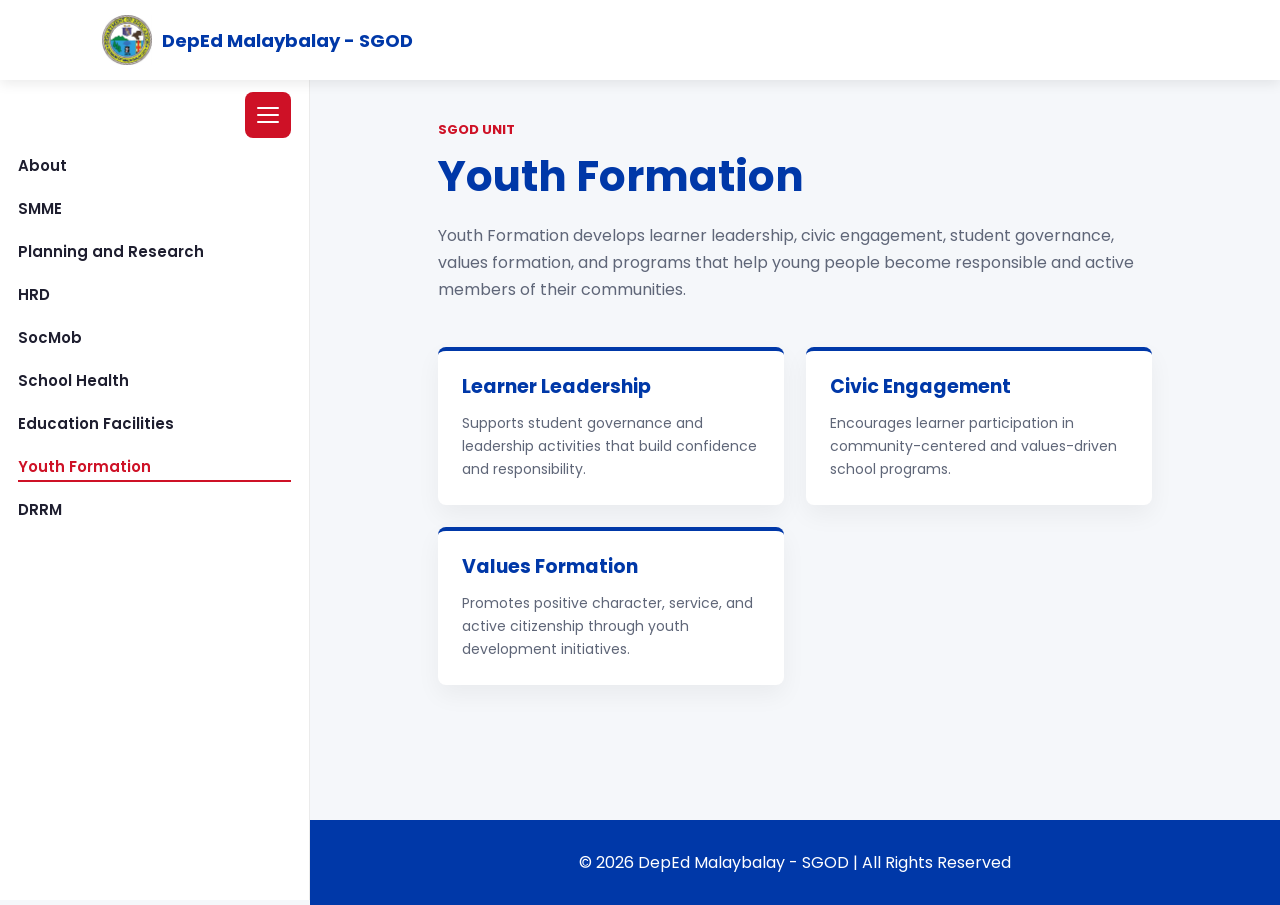
<file: youth-formation.html>
<!DOCTYPE html>
<html lang="en">
<head>
    <meta charset="UTF-8">
    <meta name="viewport" content="width=device-width, initial-scale=1.0">
    <title>Youth Formation | DepEd Malaybalay - SGOD</title>
    <link rel="preconnect" href="https://fonts.googleapis.com">
    <link rel="preconnect" href="https://fonts.gstatic.com" crossorigin>
    <link href="https://fonts.googleapis.com/css2?family=Poppins:wght@300;400;600;700&display=swap" rel="stylesheet">
    <link rel="stylesheet" href="style.css">
</head>
<body class="sidebar-open">

<header>
    <div class="header-inner">
        <a class="logo-container" href="index.html" aria-label="DepEd Malaybalay SGOD home">
            <img src="newLogoDepedMC.jpg" alt="DepEd Malaybalay logo">
            <span>DepEd Malaybalay - SGOD</span>
        </a>
    </div>
</header>

<aside class="sidebar open" id="sidebar-nav" aria-label="Main navigation">
    <div class="sidebar-tools">
        <button class="menu-toggle" aria-label="Toggle navigation menu" aria-controls="sidebar-nav" aria-expanded="true">
            <span></span>
            <span></span>
            <span></span>
        </button>
    </div>
    <ul id="main-nav">
        <li><a href="index.html">About</a></li>
        <li><a href="smme.html">SMME</a></li>
        <li><a href="planning-research.html">Planning and Research</a></li>
        <li><a href="hrd.html">HRD</a></li>
        <li><a href="socmob.html">SocMob</a></li>
        <li><a href="school-health.html">School Health</a></li>
        <li><a href="education-facilities.html">Education Facilities</a></li>
        <li><a href="youth-formation.html">Youth Formation</a></li>
        <li><a href="drrm.html">DRRM</a></li>
    </ul>
</aside>

<main class="page-shell">
    <section class="page-section">
        <p class="eyebrow">SGOD Unit</p>
        <h1>Youth Formation</h1>
        <p>
            Youth Formation develops learner leadership, civic engagement, student governance, values formation,
            and programs that help young people become responsible and active members of their communities.
        </p>
    </section>

    <section class="content-grid" aria-label="Youth Formation focus areas">
        <article class="card">
            <h2>Learner Leadership</h2>
            <p>Supports student governance and leadership activities that build confidence and responsibility.</p>
        </article>
        <article class="card">
            <h2>Civic Engagement</h2>
            <p>Encourages learner participation in community-centered and values-driven school programs.</p>
        </article>
        <article class="card">
            <h2>Values Formation</h2>
            <p>Promotes positive character, service, and active citizenship through youth development initiatives.</p>
        </article>
    </section>
</main>

<footer>
    &copy; 2026 DepEd Malaybalay - SGOD | All Rights Reserved
</footer>

<button class="top-btn" id="topBtn" aria-label="Scroll to top">Top</button>
<script src="script.js"></script>

</body>
</html>
</file>
<file: style.css>
:root {
    --deped-blue: #0038a8;
    --deped-red: #ce1126;
    --light-gray: #f5f7fa;
    --dark: #1e1e2f;
    --muted: #5f6678;
    --header-height: 80px;
    --sidebar-width: 310px;
    --sidebar-rail-width: 74px;
}

* {
    margin: 0;
    padding: 0;
    box-sizing: border-box;
}

html {
    scroll-behavior: smooth;
}

body {
    font-family: 'Poppins', sans-serif;
    background: var(--light-gray);
    color: var(--dark);
    overflow-x: hidden;
}

header {
    position: fixed;
    width: 100%;
    min-height: var(--header-height);
    top: 0;
    left: 0;
    background: white;
    box-shadow: 0 4px 12px rgba(0, 0, 0, 0.08);
    z-index: 10;
}

.header-inner {
    display: flex;
    justify-content: flex-start;
    align-items: center;
    gap: 16px;
    min-height: var(--header-height);
    padding: 15px 8%;
}

.logo-container {
    display: flex;
    align-items: center;
    gap: 10px;
    text-decoration: none;
}

.logo-container img {
    width: 50px;
    height: auto;
}

.logo-container span {
    font-weight: 700;
    font-size: 18px;
    color: var(--deped-blue);
}

.menu-toggle {
    display: inline-flex;
    flex-direction: column;
    align-items: center;
    justify-content: center;
    gap: 5px;
    border: 0;
    background: var(--deped-blue);
    color: white;
    width: 46px;
    height: 46px;
    border-radius: 8px;
    cursor: pointer;
    transition: 0.25s ease;
}

.menu-toggle[aria-expanded="true"] {
    background: var(--deped-red);
}

.menu-toggle span {
    width: 22px;
    height: 2px;
    border-radius: 999px;
    background: white;
}

.sidebar {
    position: fixed;
    top: var(--header-height);
    left: 0;
    width: var(--sidebar-width);
    max-width: 84vw;
    height: calc(100vh - var(--header-height));
    background: white;
    border-right: 1px solid rgba(0, 0, 0, 0.08);
    padding: 12px 18px 20px;
    transform: translateX(calc(-100% + var(--sidebar-rail-width)));
    transition: transform 0.28s ease;
    overflow-y: auto;
}

.sidebar.open {
    transform: translateX(0);
}

.sidebar-tools {
    display: flex;
    justify-content: flex-end;
    margin-bottom: 8px;
}

.sidebar ul {
    list-style: none;
    display: flex;
    flex-direction: column;
    gap: 4px;
    transition: opacity 0.2s ease;
}

.sidebar:not(.open) ul {
    opacity: 0;
    pointer-events: none;
}

.sidebar ul li a {
    display: block;
    padding: 8px 0;
    text-decoration: none;
    color: var(--dark);
    font-size: 15px;
    font-weight: 600;
    position: relative;
    transition: 0.3s ease;
}

.sidebar ul li a::after {
    content: '';
    position: absolute;
    left: 0;
    bottom: 4px;
    width: 0;
    height: 2px;
    background: var(--deped-red);
    transition: 0.3s ease;
}

.sidebar ul li a:hover,
.sidebar ul li a.nav-active {
    color: var(--deped-red);
}

.sidebar ul li a:hover::after,
.sidebar ul li a.nav-active::after {
    width: 100%;
}

.page-shell,
footer {
    transition: margin-left 0.28s ease;
}

body.sidebar-open .page-shell,
body.sidebar-open footer {
    margin-left: var(--sidebar-width);
}

body:not(.sidebar-open) .page-shell,
body:not(.sidebar-open) footer {
    margin-left: var(--sidebar-rail-width);
}

.page-shell {
    min-height: calc(100vh - var(--header-height));
    padding: 120px 10% 80px;
}

.page-section {
    max-width: 860px;
    animation: riseIn 0.65s ease both;
}

.hero {
    min-height: 44vh;
    display: flex;
    flex-direction: column;
    justify-content: center;
}

.eyebrow {
    margin-bottom: 12px;
    color: var(--deped-red);
    font-size: 13px;
    font-weight: 700;
    text-transform: uppercase;
}

.page-section h1 {
    max-width: 820px;
    color: var(--deped-blue);
    font-size: 42px;
    line-height: 1.18;
}

.page-section p:not(.eyebrow) {
    margin-top: 20px;
    max-width: 760px;
    color: var(--muted);
    line-height: 1.7;
    font-size: 16px;
}

.content-grid {
    display: grid;
    grid-template-columns: repeat(auto-fit, minmax(240px, 1fr));
    gap: 22px;
    margin-top: 44px;
}

.card {
    background: white;
    padding: 24px;
    border-radius: 8px;
    box-shadow: 0 10px 25px rgba(0, 0, 0, 0.05);
    border-top: 4px solid var(--deped-blue);
    transition: 0.3s ease;
}

.card:hover {
    transform: translateY(-6px);
    border-top-color: var(--deped-red);
}

.card h2 {
    color: var(--deped-blue);
    font-size: 19px;
    line-height: 1.3;
}

.card p {
    margin-top: 12px;
    color: var(--muted);
    font-size: 14px;
    line-height: 1.65;
}

.top-btn {
    position: fixed;
    right: 18px;
    bottom: 18px;
    border: 0;
    width: 44px;
    height: 44px;
    border-radius: 50%;
    background: var(--deped-red);
    color: white;
    font-size: 12px;
    font-weight: 700;
    cursor: pointer;
    box-shadow: 0 8px 18px rgba(0, 0, 0, 0.2);
    opacity: 0;
    visibility: hidden;
    transform: translateY(8px);
    transition: 0.3s ease;
}

.top-btn.show {
    opacity: 1;
    visibility: visible;
    transform: translateY(0);
}

footer {
    text-align: center;
    padding: 30px;
    background: var(--deped-blue);
    color: white;
}

@keyframes riseIn {
    from {
        opacity: 0;
        transform: translateY(28px);
    }
    to {
        opacity: 1;
        transform: translateY(0);
    }
}

@media (max-width: 1024px) {
    .header-inner {
        padding: 12px 5%;
    }

    .page-shell {
        padding: 110px 7% 70px;
    }

    .page-section h1 {
        font-size: 36px;
    }

    .content-grid {
        gap: 18px;
    }
}

@media (max-width: 768px) {
    body.sidebar-open .page-shell,
    body.sidebar-open footer,
    body:not(.sidebar-open) .page-shell,
    body:not(.sidebar-open) footer {
        margin-left: 0;
    }

    .page-section h1 {
        font-size: 30px;
    }

    .logo-container span {
        font-size: 15px;
    }

    .page-shell {
        min-height: auto;
        padding: 100px 6% 60px;
    }

    .hero {
        min-height: 34vh;
    }

    .card {
        padding: 20px;
    }
}

@media (max-width: 480px) {
    .header-inner {
        padding: 12px 5%;
    }

    .logo-container img {
        width: 40px;
    }

    .logo-container span {
        font-size: 14px;
    }

    .page-section h1 {
        font-size: 26px;
    }

    .page-section p:not(.eyebrow) {
        font-size: 14px;
    }
}
</file>
